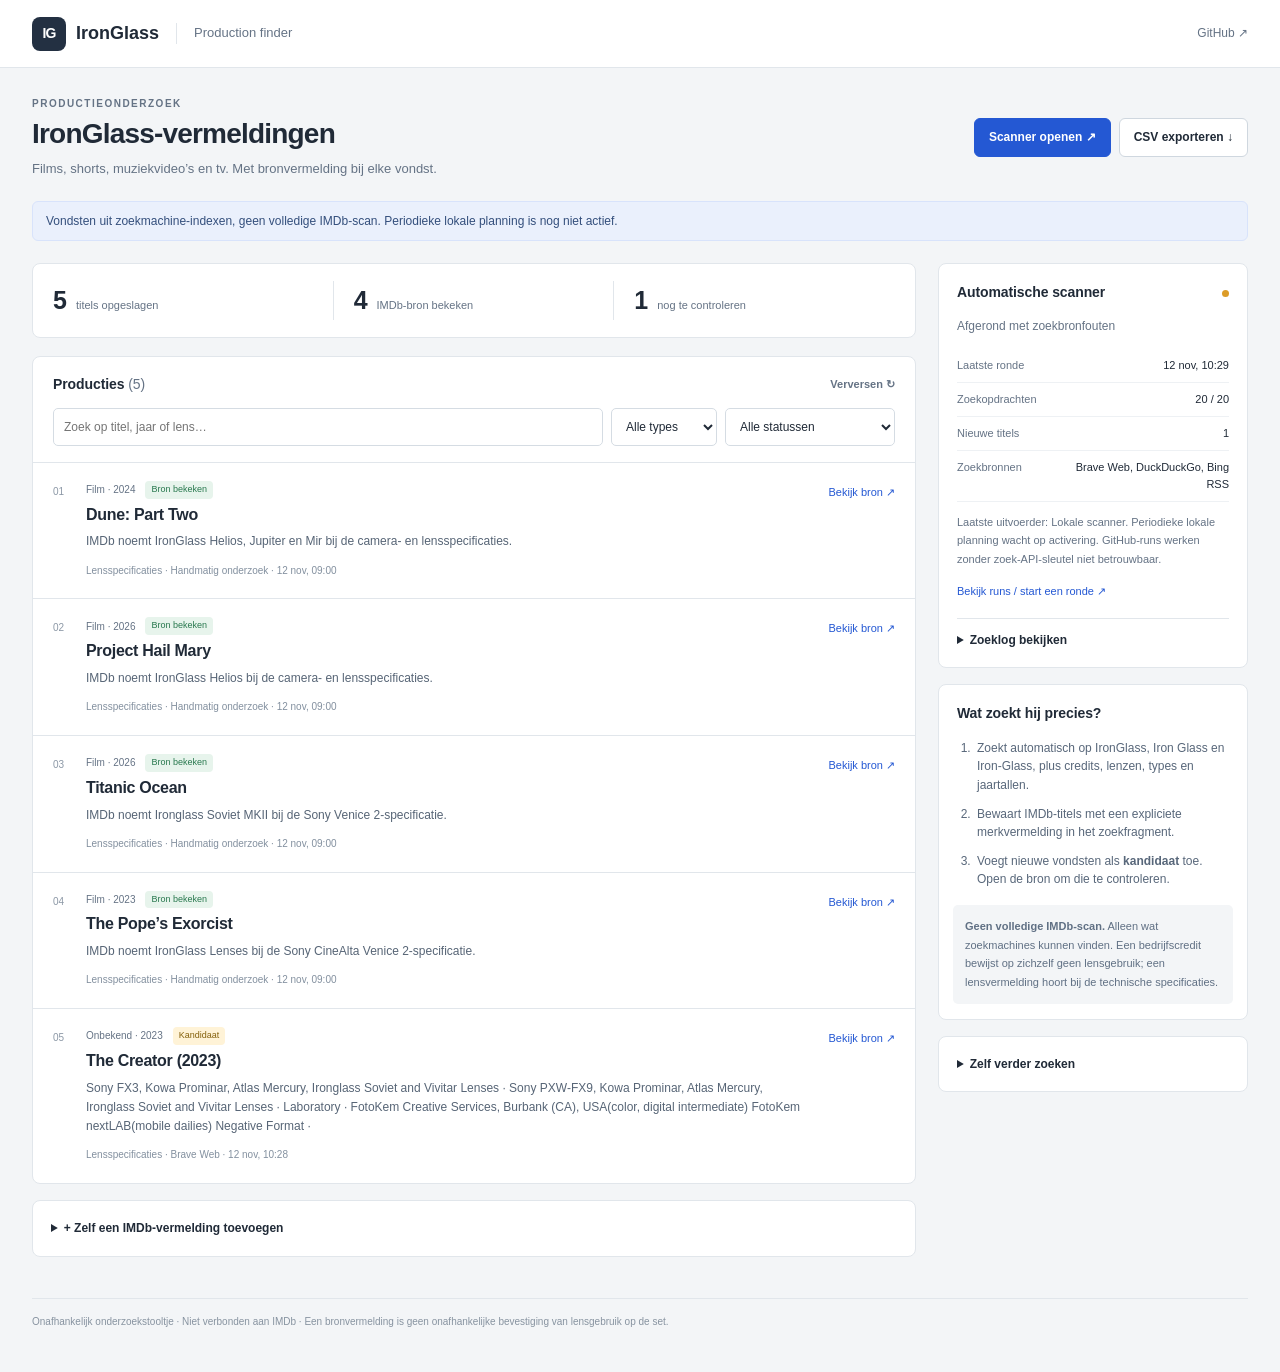
<file: index.html>
<!doctype html>
<html lang="nl"><head><meta charset="utf-8"><meta name="viewport" content="width=device-width,initial-scale=1"><title>IronGlass — Production finder</title><link rel="stylesheet" href="./static/style.css?v=3"></head>
<body data-hosted="true">
<header><a class="brand" href="./"><span class="mark">IG</span> IronGlass <span class="brand-sub">Production finder</span></a><a class="github" href="https://github.com/tvlmedia/ironglass-tool" target="_blank" rel="noopener">GitHub ↗</a></header>
<main>
<div class="page-heading"><div><p class="eyebrow">PRODUCTIEONDERZOEK</p><h1>IronGlass-vermeldingen</h1><p class="intro">Films, shorts, muziekvideo’s en tv. Met bronvermelding bij elke vondst.</p></div><div class="actions"><button id="scan">Zoekronde starten</button><a id="export" class="button secondary" href="/export.csv">CSV exporteren ↓</a></div></div>
<p id="message" class="notice" role="status">De lokale zoekfunctie doorzoekt zoekmachine-indexen, niet heel IMDb.</p>
<div class="workspace"><div class="primary">
<div class="stats"><div><strong id="total">0</strong><span>titels opgeslagen</span></div><div><strong id="verified">0</strong><span>IMDb-bron bekeken</span></div><div><strong id="candidates">0</strong><span>nog te controleren</span></div></div>
<section class="results-panel"><div class="section-head"><h2>Producties <span id="count"></span></h2><button id="refresh" class="text-button">Verversen ↻</button></div><div class="filters"><input id="filter" type="search" placeholder="Zoek op titel, jaar of lens…" aria-label="Zoek resultaten"><select id="type" aria-label="Productietype"><option value="">Alle types</option><option>Film</option><option>Short</option><option>Music video</option><option>TV</option><option>Onbekend</option></select><select id="status-filter" aria-label="Controlestatus"><option value="">Alle statussen</option><option value="Gecontroleerd">Bron bekeken</option><option>Kandidaat</option><option>Handmatig aangeleverd</option></select></div><div id="results"><p class="empty">Producties laden…</p></div></section>
<details class="panel add-panel"><summary>+ Zelf een IMDb-vermelding toevoegen</summary><form id="import"><p class="muted">Online blijven eigen toevoegingen in deze browser. Maak een back-up met CSV-export.</p><div class="form-grid"><label>Titel<input name="title" required placeholder="Naam van de productie"></label><label>Type<select name="type"><option>Onbekend</option><option>Film</option><option>Short</option><option>Music video</option><option>TV</option></select></label></div><label>IMDb-link<input name="url" type="url" required placeholder="https://www.imdb.com/title/tt…/technical/"></label><label>Bronfragment met IronGlass-vermelding<textarea name="evidence" required rows="3" placeholder="Plak alleen het relevante fragment"></textarea></label><button>Vermelding bewaren</button></form></details>
</div><aside>
<section class="panel scanner-panel"><div class="section-head"><h2>Automatische scanner</h2><span class="dot" id="scan-dot"></span></div><p id="scan-state" class="scan-state">Status laden…</p><dl><div><dt>Laatste ronde</dt><dd id="scan-time">—</dd></div><div><dt>Zoekopdrachten</dt><dd id="scan-queries">—</dd></div><div><dt>Nieuwe titels</dt><dd id="scan-new">—</dd></div><div><dt>Zoekbronnen</dt><dd id="scan-providers">—</dd></div></dl><p class="muted" id="schedule-note">De online scanner draait via GitHub Actions.</p><a class="inline-link" href="https://github.com/tvlmedia/ironglass-tool/actions/workflows/discover.yml" target="_blank" rel="noopener">Bekijk runs / start een ronde ↗</a><details id="scan-log"><summary>Zoeklog bekijken</summary><div id="scan-reports"></div></details></section>
<section class="panel"><h2>Wat zoekt hij precies?</h2><ol class="steps"><li>Zoekt automatisch op IronGlass, Iron Glass en Iron-Glass, plus credits, lenzen, types en jaartallen.</li><li>Bewaart IMDb-titels met een expliciete merkvermelding in het zoekfragment.</li><li>Voegt nieuwe vondsten als <b>kandidaat</b> toe. Open de bron om die te controleren.</li></ol><p class="coverage"><b>Geen volledige IMDb-scan.</b> Alleen wat zoekmachines kunnen vinden. Een bedrijfscredit bewijst op zichzelf geen lensgebruik; een lensvermelding hoort bij de technische specificaties.</p></section>
<details class="panel"><summary>Zelf verder zoeken</summary><div id="queries"></div><p id="provider-note" class="muted">Helios, Mir en Jupiter zonder IronGlass gelden niet als merkbewijs.</p></details>
</aside></div>
<footer>Onafhankelijk onderzoekstooltje · Niet verbonden aan IMDb · Een bronvermelding is geen onafhankelijke bevestiging van lensgebruik op de set.</footer>
</main><script src="./static/app.js?v=3"></script></body></html>
</file>
<file: static/style.css>
:root{color-scheme:light;--bg:#f3f5f7;--panel:#fff;--ink:#202a37;--muted:#657385;--line:#e1e6eb;--accent:#2458d3}*{box-sizing:border-box}body{margin:0;background:var(--bg);color:var(--ink);font:14px/1.55 -apple-system,BlinkMacSystemFont,"Segoe UI",sans-serif}a{color:var(--accent)}header{height:68px;background:#fff;border-bottom:1px solid var(--line);padding:0 32px;display:flex;align-items:center;justify-content:space-between}.brand{display:flex;align-items:center;gap:10px;color:var(--ink);font-weight:750;font-size:18px;text-decoration:none}.mark{display:grid;place-items:center;background:#233042;color:white;width:34px;height:34px;border-radius:8px;font-size:14px;letter-spacing:-1px}.brand-sub{font-weight:400;color:var(--muted);font-size:13px;border-left:1px solid var(--line);margin-left:7px;padding-left:17px}.github{font-size:12px;text-decoration:none;color:var(--muted)}main{max-width:1520px;margin:auto;padding:28px 32px}.page-heading{display:flex;align-items:center;justify-content:space-between;gap:20px}.eyebrow{color:var(--muted);font-size:10px;font-weight:650;letter-spacing:1.5px;margin:0 0 4px}h1{font-size:28px;letter-spacing:-.8px;line-height:1.25;margin:0}h2{font-size:14px;letter-spacing:-.1px;margin:0 0 14px;font-weight:650}.intro{color:var(--muted);margin:8px 0 0;font-size:13px}.actions{display:flex;gap:8px;flex-shrink:0}button,.button{display:inline-block;background:var(--accent);border:1px solid var(--accent);color:#fff;border-radius:6px;padding:10px 14px;line-height:1.4;font-family:inherit;font-size:12px;font-weight:600;text-decoration:none;cursor:pointer}.secondary{background:#fff;color:var(--ink);border-color:#cfd7df}button:hover,.button:hover{filter:brightness(.96)}button:disabled{opacity:.5;cursor:wait}.notice{background:#eaf0fc;border:1px solid #d8e3fb;color:#344f7c;padding:10px 13px;font-size:12px;border-radius:6px;margin:22px 0;overflow-wrap:anywhere}.workspace{display:grid;grid-template-columns:minmax(0,1fr) 310px;gap:22px;align-items:start}.stats{display:grid;grid-template-columns:repeat(3,1fr);background:white;border:1px solid var(--line);border-radius:8px;margin-bottom:18px;padding:17px 20px}.stats div{display:flex;align-items:baseline;gap:10px;border-right:1px solid var(--line);padding-left:20px}.stats div:first-child{padding-left:0}.stats div:last-child{border:0}.stats strong{font-size:25px;letter-spacing:-1px;font-weight:650}.stats span{font-size:11px;color:var(--muted)}.results-panel,.panel{border:1px solid var(--line);border-radius:8px;background:white;overflow:hidden}.section-head{display:flex;align-items:center;justify-content:space-between;gap:10px}.results-panel>.section-head{padding:17px 20px 12px}.section-head h2{margin:0}#count{color:var(--muted);font-weight:400}.text-button{border:0;background:none;color:var(--muted);padding:0;font-size:11px}.filters{display:flex;gap:8px;padding:0 20px 16px}.filters input{flex:1;min-width:80px}.filters select{max-width:170px}input,select,textarea{line-height:1.5;font-family:inherit;font-size:12px;padding:9px 10px;color:var(--ink);border:1px solid #d5dce3;border-radius:5px;background:#fff;max-width:100%}article{display:flex;gap:15px;border-top:1px solid var(--line);padding:18px 20px}article:hover{background:#fafbfd}.index{font-size:10px;color:#8c98a6;min-width:18px;padding-top:3px}.detail{min-width:0;flex:1}.meta{font-size:10px;color:var(--muted);display:flex;align-items:center;gap:10px}.status{font-size:9px;background:#fff3d7;color:#85610c;border-radius:4px;padding:2px 6px}.status.verified{background:#e7f4ec;color:#28784e}h3{font-size:16px;letter-spacing:-.3px;margin:4px 0 5px;font-weight:650}.detail p{font-size:12px;color:#576576;margin:0 0 7px;line-height:1.6;overflow-wrap:anywhere}.detail small{font-size:10px;color:#83909f}.source{align-self:flex-start;font-size:11px;text-decoration:none;white-space:nowrap;margin-top:3px}.panel{padding:18px;margin-bottom:16px}.scan-state{font-size:12px;margin:13px 0;color:var(--muted)}.dot{width:7px;height:7px;border-radius:50%;background:#a0aab5}.dot.ok{background:#359769}.dot.warning{background:#dc9c28}.dot.error{background:#ca5858}dl{font-size:11px;margin:0}dl div{display:flex;justify-content:space-between;gap:15px;padding:8px 0;border-bottom:1px solid #eef1f4}dt{color:var(--muted)}dd{text-align:right;margin:0;max-width:170px}.muted{color:var(--muted);font-size:11px;line-height:1.7}.inline-link{font-size:11px;text-decoration:none}.steps{padding-left:17px;font-size:12px;color:#58677a;margin:0}.steps li{padding-left:3px;margin-bottom:10px}.coverage{background:#f3f5f7;color:#607084;font-size:11px;line-height:1.7;margin:16px -4px -3px;padding:12px;border-radius:5px}summary{font-size:12px;font-weight:600;cursor:pointer}details[open]>summary{margin-bottom:15px}.add-panel{margin-top:16px}.form-grid{display:grid;grid-template-columns:2fr 1fr;gap:14px}label{display:block;font-size:11px;color:var(--muted);margin-bottom:12px}label input,label select,label textarea{display:block;width:100%;margin-top:5px}#queries{display:flex;flex-direction:column;gap:7px;margin-top:12px}#queries a{font-size:11px;text-decoration:none}#scan-log{margin-top:16px;border-top:1px solid var(--line);padding-top:12px}#scan-reports{max-height:260px;overflow:auto}.log-row{border-bottom:1px solid var(--line);padding:8px 0;font-size:10px;overflow-wrap:anywhere}.log-row strong{display:block}.log-row.error{color:#aa5143}.empty{padding:30px;color:var(--muted);font-size:12px}footer{color:#8793a0;font-size:10px;margin-top:25px;padding:15px 0;border-top:1px solid var(--line)}:focus-visible{outline:2px solid var(--accent);outline-offset:3px}@media(min-width:1600px){main{padding-top:35px}.workspace{grid-template-columns:minmax(0,1fr) 340px}}@media(max-width:1050px){.workspace{grid-template-columns:minmax(0,1fr) 280px}.stats div{display:block}.stats span{display:block}.filters{flex-wrap:wrap}.filters input{flex-basis:100%}.page-heading{align-items:flex-start}.actions{flex-direction:column}}@media(max-width:760px){header{padding:0 16px}.brand-sub{display:none}main{padding:20px 14px}.workspace{display:flex;flex-direction:column}.primary,aside{width:100%}.page-heading{display:block}h1{font-size:25px}.actions{flex-direction:row;margin-top:16px}.stats{padding:14px}.stats div{padding-left:12px}.stats span{font-size:10px}.filters{padding:0 14px 14px}.filters select{flex:1;min-width:0;max-width:100%}article{padding:16px 14px;gap:8px}.index{display:none}.meta{flex-wrap:wrap;gap:6px}.source{font-size:10px}.form-grid{grid-template-columns:1fr}.notice{margin:18px 0}}
</file>
